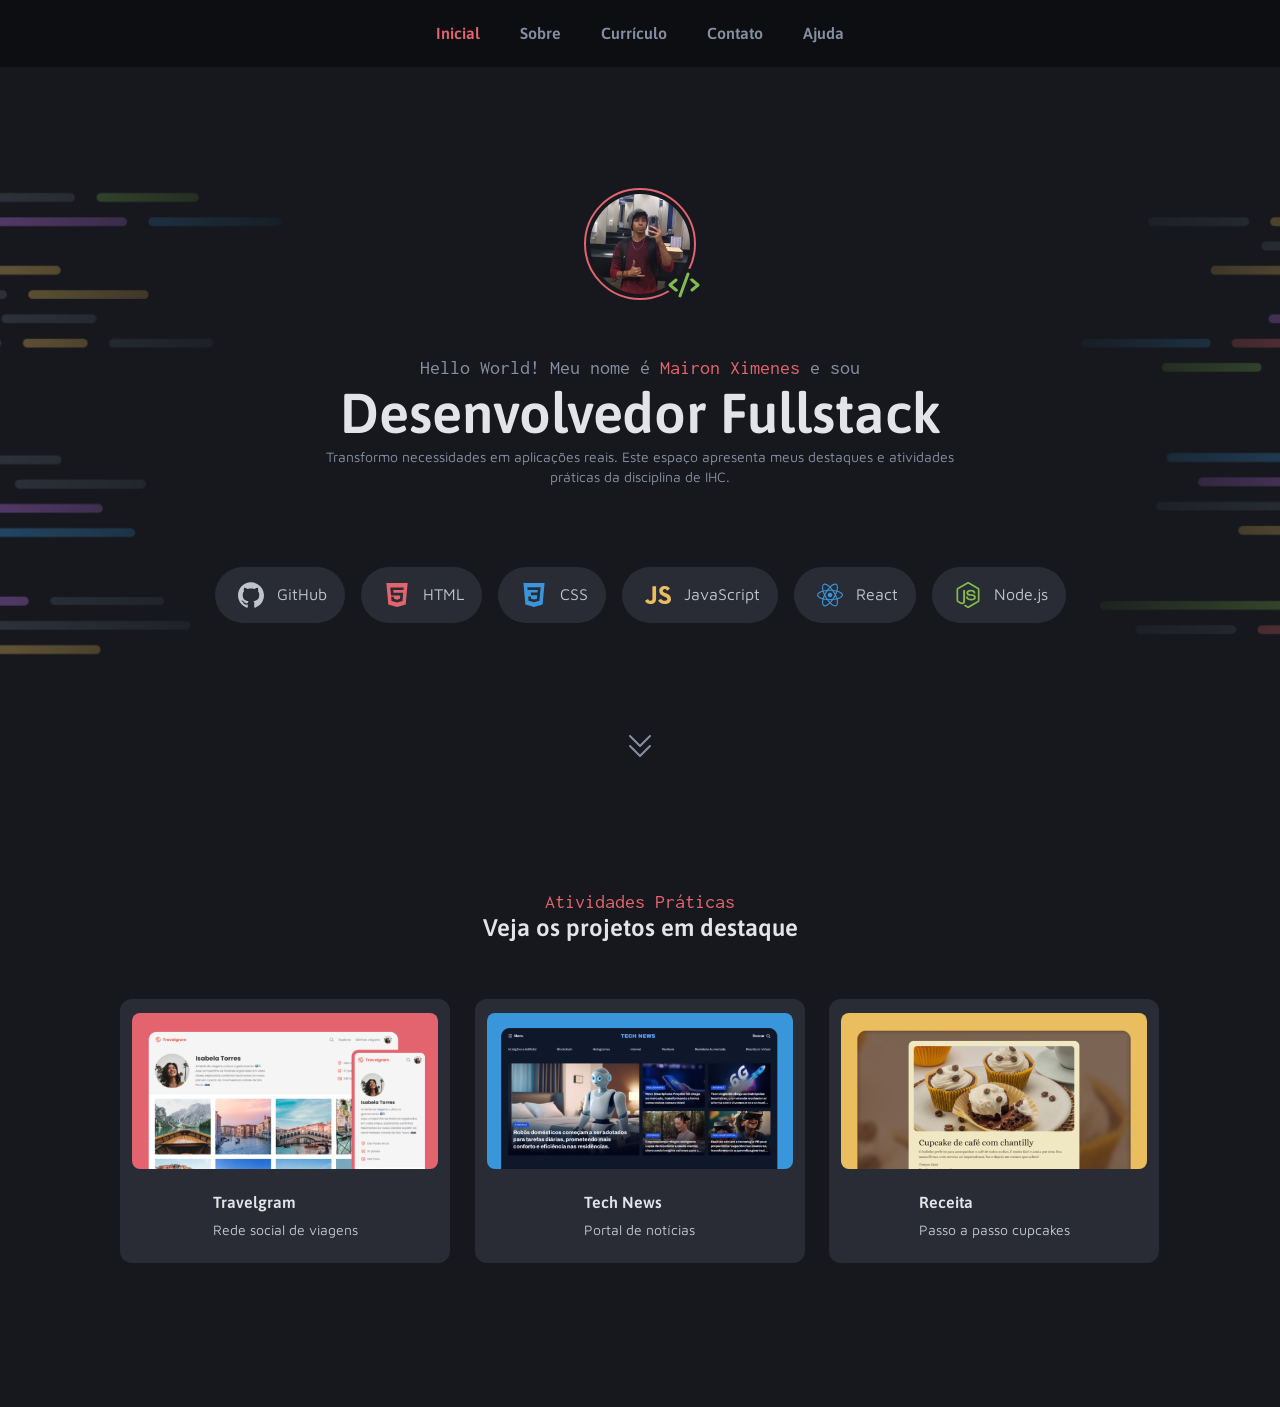
<file: index.html>
<!DOCTYPE html>
<html lang="pt-br">
  <head>
    <link rel="preconnect" href="https://fonts.googleapis.com" />
    <link rel="preconnect" href="https://fonts.gstatic.com" crossorigin />
    <meta charset="UTF-8" />
    <meta name="viewport" content="width=device-width, initial-scale=1.0" />
    <title>Portfólio - Inicial</title>
    <link rel="stylesheet" href="styles/index.css" />
    <link href="https://fonts.googleapis.com/css2?family=Asap:ital,wght@0,100..900;1,100..900&family=Inconsolata:wght@200..900&family=Maven+Pro:wght@400..900&display=swap" rel="stylesheet" />
  </head>
  <body>
    <nav class="flex align-center">
      <a href="index.html" class="active">Inicial</a>
      <a href="sobre.html">Sobre</a>
      <a href="curriculo.html">Currículo</a>
      <a href="contato.html">Contato</a>
      <a href="ajuda.html">Ajuda</a>
    </nav>

    <section id="intro" class="flex pad-inline-163">
      <div id="info" class="flex flex-dir-col">
        <header class="flex flex-dir-col container">
          <div id="avatar">
            <div>
              <img src="assets/images/person-image.jpeg" alt="" />
              <img src="assets/icons/icons-social/Vector.svg" alt="" />
            </div>
          </div>
          <div id="text" class="flex flex-dir-col align-center">
            <div id="title" class="flex flex-dir-col align-center">
              <p class="subtitle">Hello World! Meu nome é <span class="red-color subtitle">Mairon Ximenes</span> e sou</p>
              <h1>Desenvolvedor Fullstack</h1>
            </div>
            <p>Transformo necessidades em aplicações reais. Este espaço apresenta meus destaques e atividades práticas da disciplina de IHC.</p>
          </div>
        </header>
        <div>
          <ul id="tags" class="flex">
            <li class="flex"><img src="assets/icons/icons-technologies/GitHub.svg" alt="" /><p>GitHub</p></li>
            <li class="flex"><img src="assets/icons/icons-technologies/HTML.svg" alt="" /><p>HTML</p></li>
            <li class="flex"><img src="assets/icons/icons-technologies/CSS.svg" alt="" /><p>CSS</p></li>
            <li class="flex"><img src="assets/icons/icons-technologies/JavaScript.svg" alt="" /><p>JavaScript</p></li>
            <li class="flex"><img src="assets/icons/icons-technologies/React.svg" alt="" /><p>React</p></li>
            <li class="flex"><img src="assets/icons/icons-technologies/Node.js.svg" alt="" /><p>Node.js</p></li>
          </ul>
        </div>
      </div>
      <img src="assets/icons/icons-utility/caret-double-down.svg" alt="" />
    </section>

    <section id="projects" class="flex flex-dir-col align-center container pad-inline-163">
      <header class="flex flex-dir-col align-center">
        <p class="subtitle red-color">Atividades Práticas</p>
        <h2>Veja os projetos em destaque</h2>
      </header>
      <div id="projetos">
        <ul class="grid">
          <li class="card">
            <a target="_blank" href="https://mairon-ximenes.github.io/projeto-travelgram/">
              <img src="assets/images/Thumbnail_Project-01.png" alt="" />
              <div class="text"><p class="title-sm">Travelgram</p><p class="text-sm">Rede social de viagens</p></div>
            </a>
          </li>
          <li class="card">
            <a target="_blank" href="https://mairon-ximenes.github.io/fullstack-projeto-portal-de-noticias/">
              <img src="assets/images/Thumbnail_Project-02.png" alt="" />
              <div class="text"><p class="title-sm">Tech News</p><p class="text-sm">Portal de notícias</p></div>
            </a>
          </li>
          <li class="card">
            <a href="https://mairon-ximenes.github.io/projeto-receita-fullstack/" target="_blank">
              <img src="assets/images/Thumbnail_Project-03.png" alt="" />
              <div class="text"><p class="title-sm">Receita</p><p class="text-sm">Passo a passo cupcakes</p></div>
            </a>
          </li>
        </ul>
      </div>
    </section>
  </body>
</html>
</file>
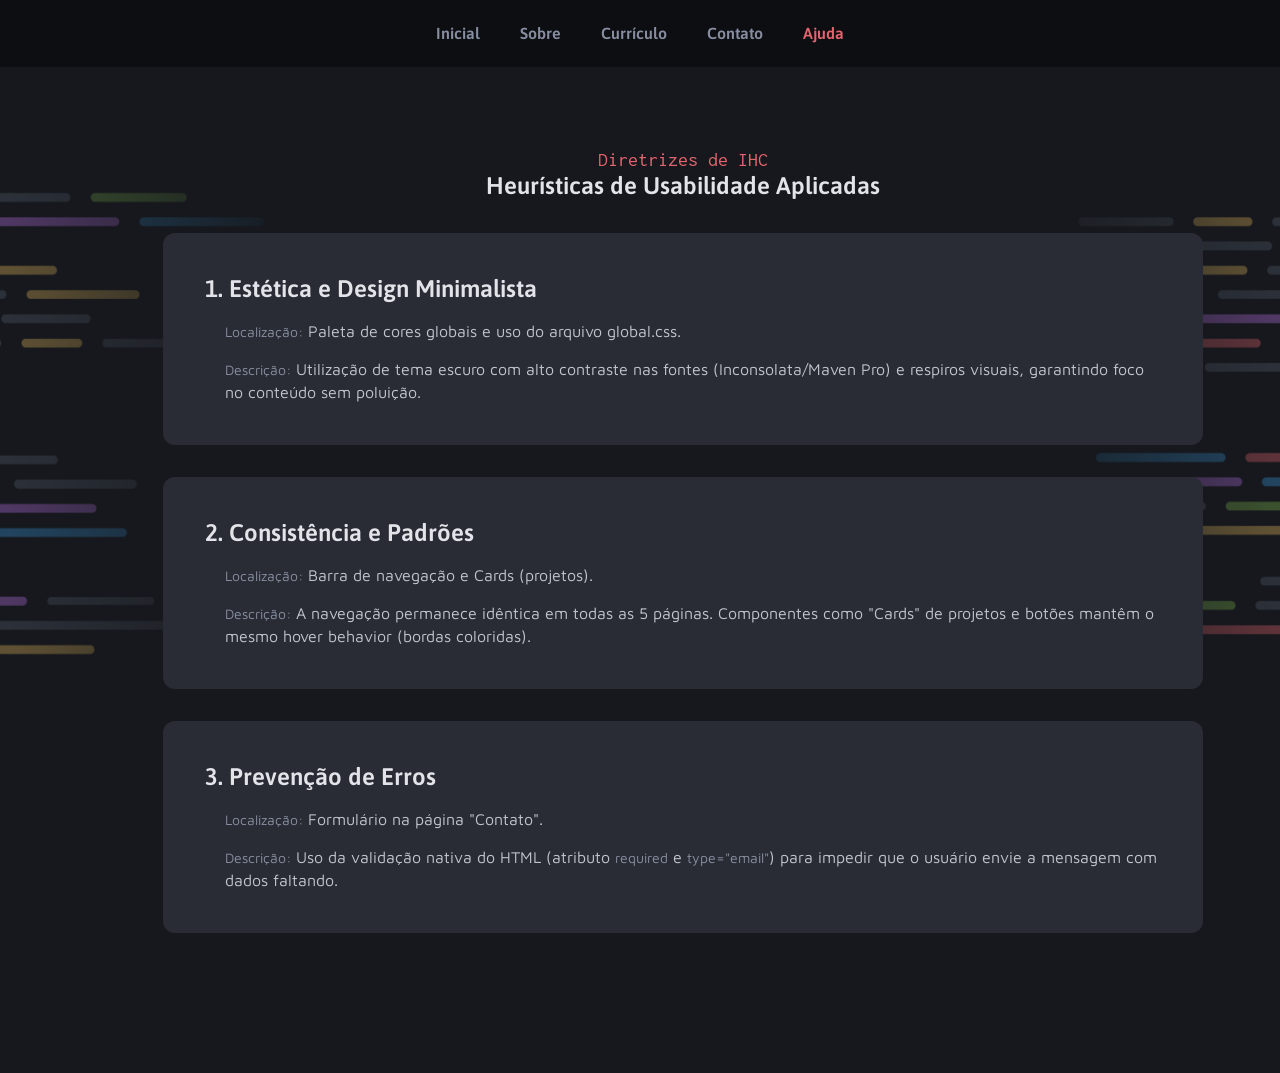
<file: ajuda.html>
<!DOCTYPE html>
<html lang="pt-br">
  <head>
    <meta charset="UTF-8" />
    <title>Ajuda - Heurísticas</title>
    <link rel="stylesheet" href="styles/index.css" />
    <link href="https://fonts.googleapis.com/css2?family=Asap:ital,wght@0,100..900;1,100..900&family=Inconsolata:wght@200..900&family=Maven+Pro:wght@400..900&display=swap" rel="stylesheet" />
  </head>
  <body>
    <nav class="flex align-center">
      <a href="index.html">Inicial</a>
      <a href="sobre.html">Sobre</a>
      <a href="curriculo.html">Currículo</a>
      <a href="contato.html">Contato</a>
      <a href="ajuda.html" class="active">Ajuda</a>
    </nav>
    <section class="page-section flex flex-dir-col align-center pad-inline-163">
      <div class="page-content flex flex-dir-col">
        <header class="flex flex-dir-col align-center">
          <p class="subtitle red-color">Diretrizes de IHC</p>
          <h2>Heurísticas de Usabilidade Aplicadas</h2>
        </header>
        
        <div class="info-card flex flex-dir-col">
          <h3>1. Estética e Design Minimalista</h3>
          <p><strong>Localização:</strong> Paleta de cores globais e uso do arquivo global.css.</p>
          <p><strong>Descrição:</strong> Utilização de tema escuro com alto contraste nas fontes (Inconsolata/Maven Pro) e respiros visuais, garantindo foco no conteúdo sem poluição.</p>
        </div>

        <div class="info-card flex flex-dir-col">
          <h3>2. Consistência e Padrões</h3>
          <p><strong>Localização:</strong> Barra de navegação e Cards (projetos).</p>
          <p><strong>Descrição:</strong> A navegação permanece idêntica em todas as 5 páginas. Componentes como "Cards" de projetos e botões mantêm o mesmo hover behavior (bordas coloridas).</p>
        </div>

        <div class="info-card flex flex-dir-col">
          <h3>3. Prevenção de Erros</h3>
          <p><strong>Localização:</strong> Formulário na página "Contato".</p>
          <p><strong>Descrição:</strong> Uso da validação nativa do HTML (atributo <code>required</code> e <code>type="email"</code>) para impedir que o usuário envie a mensagem com dados faltando.</p>
        </div>
      </div>
    </section>
  </body>
</html>
</file>
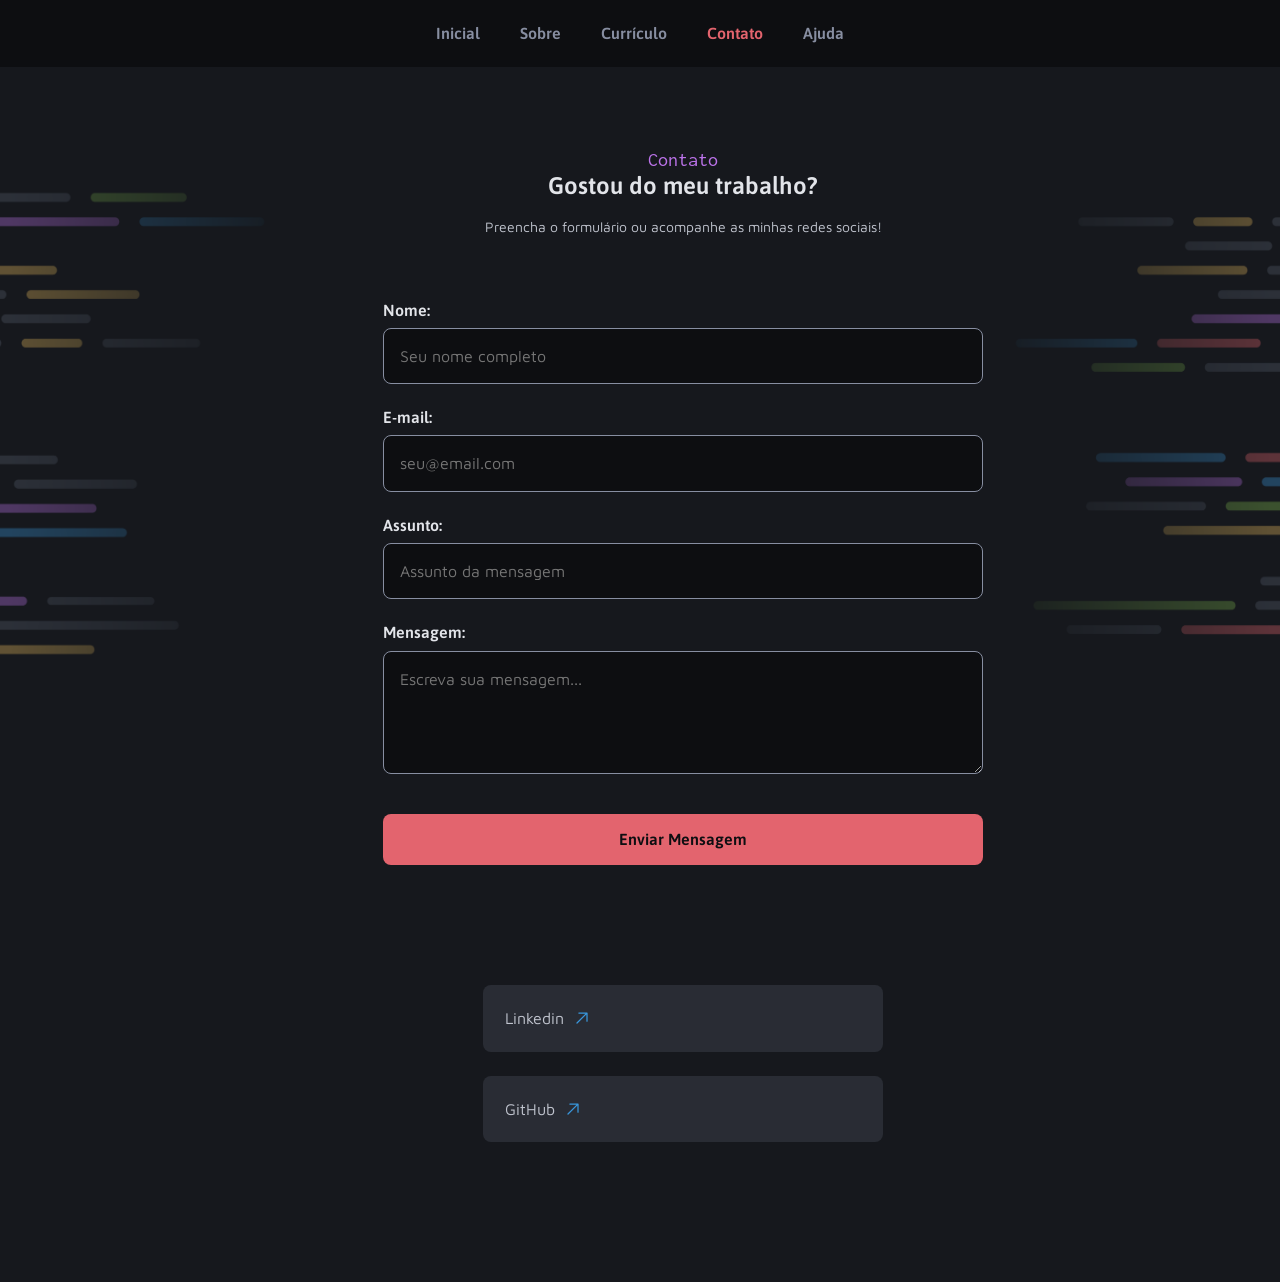
<file: contato.html>
<!DOCTYPE html>
<html lang="pt-br">
  <head>
    <meta charset="UTF-8" />
    <title>Contato</title>
    <link rel="stylesheet" href="styles/index.css" />
    <link href="https://fonts.googleapis.com/css2?family=Asap:ital,wght@0,100..900;1,100..900&family=Inconsolata:wght@200..900&family=Maven+Pro:wght@400..900&display=swap" rel="stylesheet" />
  </head>
  <body>
    <nav class="flex align-center">
      <a href="index.html">Inicial</a>
      <a href="sobre.html">Sobre</a>
      <a href="curriculo.html">Currículo</a>
      <a href="contato.html" class="active">Contato</a>
      <a href="ajuda.html">Ajuda</a>
    </nav>
    
    <!-- Usando a mesma estrutura padronizada das outras páginas -->
    <section class="page-section flex flex-dir-col align-center pad-inline-163">
      <div class="page-content flex flex-dir-col align-center">
        
        <header class="flex flex-dir-col align-center" style="margin-bottom: 32px; text-align: center;">
          <p class="subtitle purple-color">Contato</p>
          <h2>Gostou do meu trabalho?</h2>
          <p style="color: var(--gray-200); margin-top: 16px;">Preencha o formulário ou acompanhe as minhas redes sociais!</p>
        </header>

        <form class="form-container flex flex-dir-col" action="#">
          <div class="form-group flex flex-dir-col">
              <label for="nome">Nome:</label>
              <input type="text" id="nome" required placeholder="Seu nome completo">
          </div>
          <div class="form-group flex flex-dir-col">
              <label for="email">E-mail:</label>
              <input type="email" id="email" required placeholder="seu@email.com">
          </div>
          <div class="form-group flex flex-dir-col">
              <label for="assunto">Assunto:</label>
              <input type="text" id="assunto" required placeholder="Assunto da mensagem">
          </div>
          <div class="form-group flex flex-dir-col">
              <label for="mensagem">Mensagem:</label>
              <textarea id="mensagem" rows="4" required placeholder="Escreva sua mensagem..."></textarea>
          </div>
          <button type="submit" class="btn-submit">Enviar Mensagem</button>
        </form>

        <div id="links" style="margin-top: 24px;">
          <ul class="flex" style="gap: 24px; list-style: none;">
            <li>
              <a target="_blank" href="https://www.linkedin.com/in/mairon-ximenes/" class="flex align-center" style="gap: 8px; color: var(--gray-200); text-decoration: none;">
                <p class="text-md">Linkedin</p><img src="assets/icons/icons-utility/arrow-up-right.svg" alt="">
              </a>
            </li>
            <li>
              <a href="https://github.com/Mairon-Ximenes" target="_blank" class="flex align-center" style="gap: 8px; color: var(--gray-200); text-decoration: none;">
                <p class="text-md">GitHub</p><img src="assets/icons/icons-utility/arrow-up-right.svg" alt="">
              </a>
            </li>
          </ul>
        </div>

      </div>
    </section>
  </body>
</html>
</file>
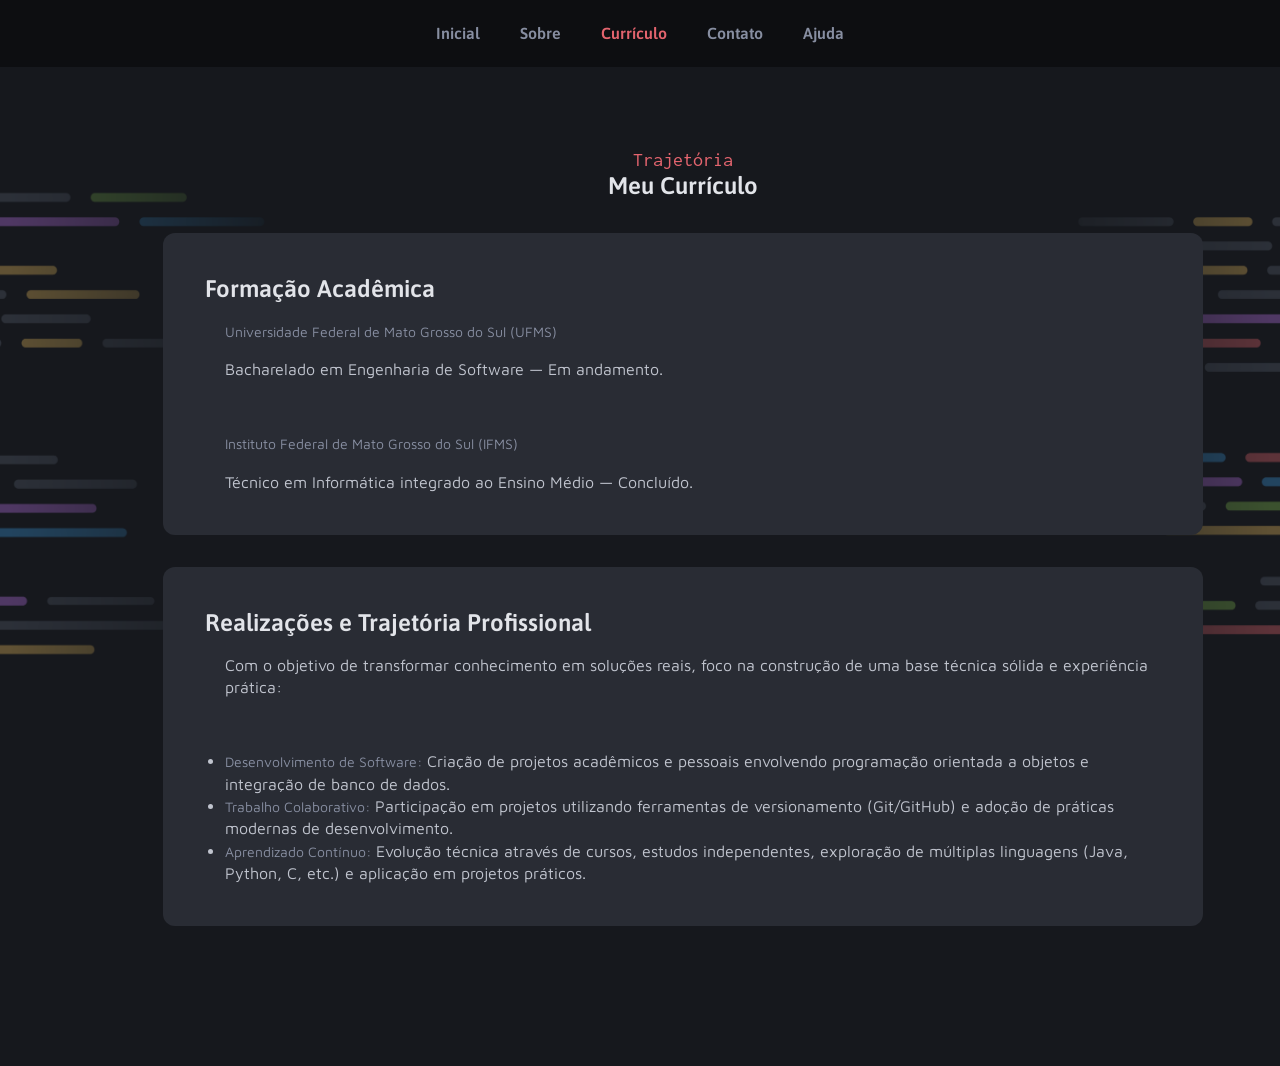
<file: curriculo.html>
<!DOCTYPE html>
<html lang="pt-br">
  <head>
    <meta charset="UTF-8" />
    <title>Currículo</title>
    <link rel="stylesheet" href="styles/index.css" />
    <link href="https://fonts.googleapis.com/css2?family=Asap:ital,wght@0,100..900;1,100..900&family=Inconsolata:wght@200..900&family=Maven+Pro:wght@400..900&display=swap" rel="stylesheet" />
  </head>
  <body>
    <nav class="flex align-center">
      <a href="index.html">Inicial</a>
      <a href="sobre.html">Sobre</a>
      <a href="curriculo.html" class="active">Currículo</a>
      <a href="contato.html">Contato</a>
      <a href="ajuda.html">Ajuda</a>
    </nav>
    <section class="page-section flex flex-dir-col align-center pad-inline-163">
      <div class="page-content flex flex-dir-col">
        <header class="flex flex-dir-col align-center">
          <p class="subtitle red-color">Trajetória</p>
          <h2>Meu Currículo</h2>
        </header>
        
        <div class="info-card flex flex-dir-col">
          <h3>Formação Acadêmica</h3>
          <p><strong>Universidade Federal de Mato Grosso do Sul (UFMS)</strong></p>
          <p>Bacharelado em Engenharia de Software — Em andamento.</p>
          <br>
          <p><strong>Instituto Federal de Mato Grosso do Sul (IFMS)</strong></p>
          <p>Técnico em Informática integrado ao Ensino Médio — Concluído.</p>
        </div>

        <div class="info-card flex flex-dir-col">
          <h3>Realizações e Trajetória Profissional</h3>
          <p>Com o objetivo de transformar conhecimento em soluções reais, foco na construção de uma base técnica sólida e experiência prática:</p>
          <br>
          <ul>
            <li><strong>Desenvolvimento de Software:</strong> Criação de projetos acadêmicos e pessoais envolvendo programação orientada a objetos e integração de banco de dados.</li>
            <li><strong>Trabalho Colaborativo:</strong> Participação em projetos utilizando ferramentas de versionamento (Git/GitHub) e adoção de práticas modernas de desenvolvimento.</li>
            <li><strong>Aprendizado Contínuo:</strong> Evolução técnica através de cursos, estudos independentes, exploração de múltiplas linguagens (Java, Python, C, etc.) e aplicação em projetos práticos.</li>
          </ul>
        </div>
      </div>
    </section>
  </body>
</html>
</file>
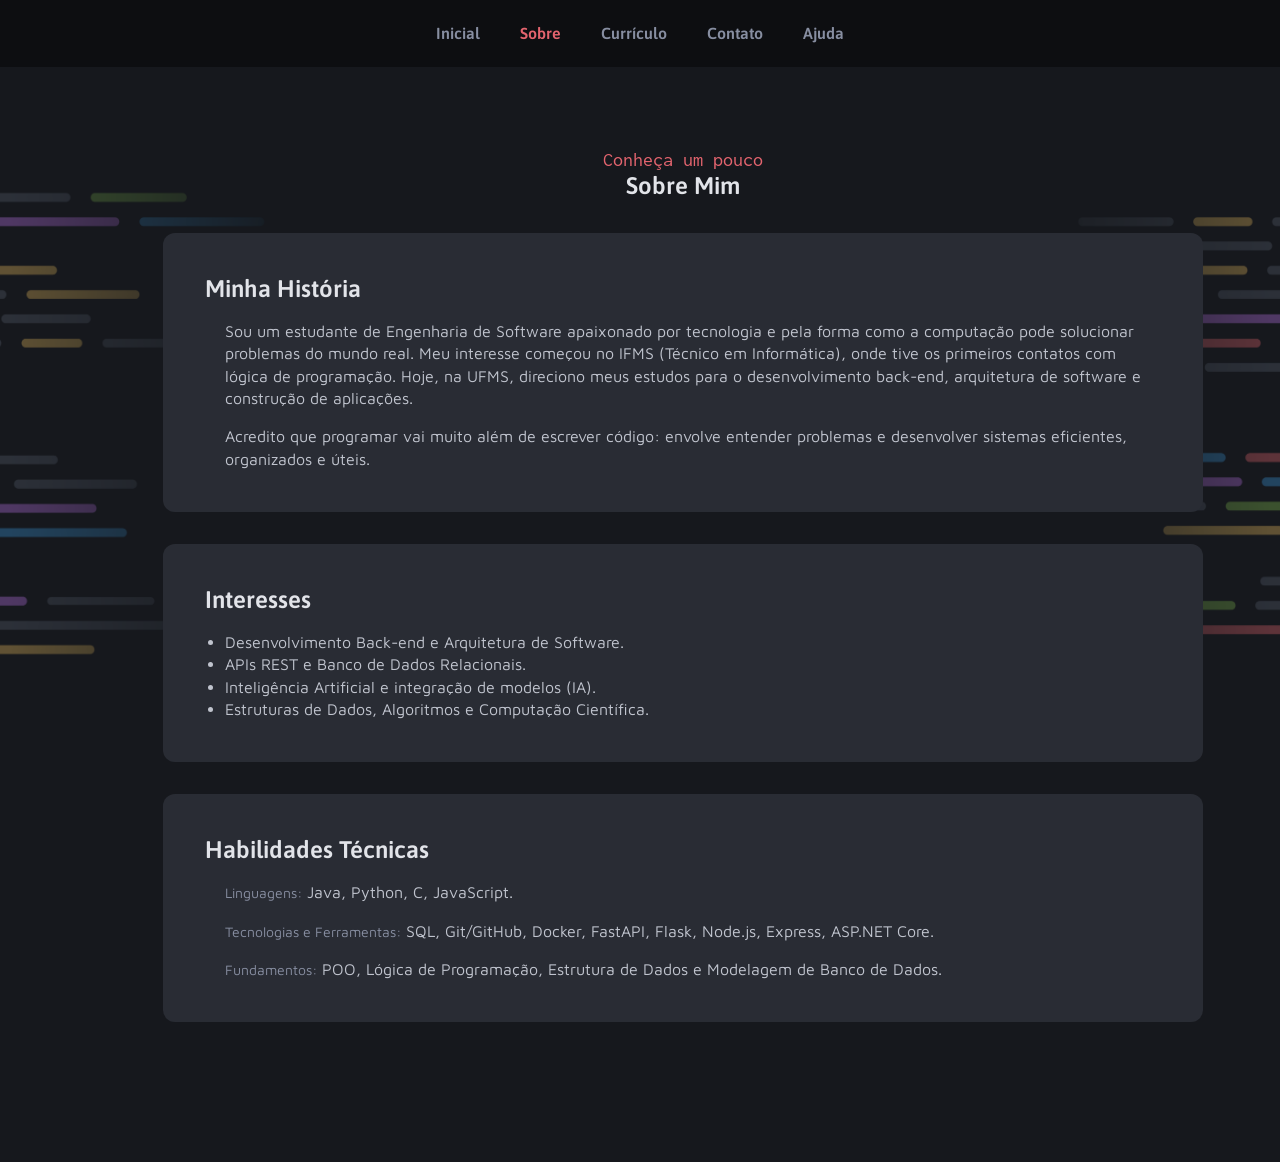
<file: sobre.html>
<!DOCTYPE html>
<html lang="pt-br">
  <head>
    <meta charset="UTF-8" />
    <title>Sobre Mim</title>
    <link rel="stylesheet" href="styles/index.css" />
    <link href="https://fonts.googleapis.com/css2?family=Asap:ital,wght@0,100..900;1,100..900&family=Inconsolata:wght@200..900&family=Maven+Pro:wght@400..900&display=swap" rel="stylesheet" />
  </head>
  <body>
    <nav class="flex align-center">
      <a href="index.html">Inicial</a>
      <a href="sobre.html" class="active">Sobre</a>
      <a href="curriculo.html">Currículo</a>
      <a href="contato.html">Contato</a>
      <a href="ajuda.html">Ajuda</a>
    </nav>
    <section class="page-section flex flex-dir-col align-center pad-inline-163">
      <div class="page-content flex flex-dir-col">
        <header class="flex flex-dir-col align-center">
          <p class="subtitle red-color">Conheça um pouco</p>
          <h2>Sobre Mim</h2>
        </header>

        <div class="info-card flex flex-dir-col">
          <h3>Minha História</h3>
          <p>Sou um estudante de Engenharia de Software apaixonado por tecnologia e pela forma como a computação pode solucionar problemas do mundo real. Meu interesse começou no IFMS (Técnico em Informática), onde tive os primeiros contatos com lógica de programação. Hoje, na UFMS, direciono meus estudos para o desenvolvimento back-end, arquitetura de software e construção de aplicações.</p>
          <p>Acredito que programar vai muito além de escrever código: envolve entender problemas e desenvolver sistemas eficientes, organizados e úteis.</p>
        </div>

        <div class="info-card flex flex-dir-col">
          <h3>Interesses</h3>
          <ul>
            <li>Desenvolvimento Back-end e Arquitetura de Software.</li>
            <li>APIs REST e Banco de Dados Relacionais.</li>
            <li>Inteligência Artificial e integração de modelos (IA).</li>
            <li>Estruturas de Dados, Algoritmos e Computação Científica.</li>
          </ul>
        </div>

        <div class="info-card flex flex-dir-col">
          <h3>Habilidades Técnicas</h3>
          <p><strong>Linguagens:</strong> Java, Python, C, JavaScript.</p>
          <p><strong>Tecnologias e Ferramentas:</strong> SQL, Git/GitHub, Docker, FastAPI, Flask, Node.js, Express, ASP.NET Core.</p>
          <p><strong>Fundamentos:</strong> POO, Lógica de Programação, Estrutura de Dados e Modelagem de Banco de Dados.</p>
        </div>

      </div>
    </section>
  </body>
</html>
</file>
<file: styles/index.css>
@import url(global.css);
@import url(utilities.css);
@import url(intro.css);
@import url(projects.css);
@import url(services.css);
@import url(contact.css);
@import url(pages.css);
</file>
